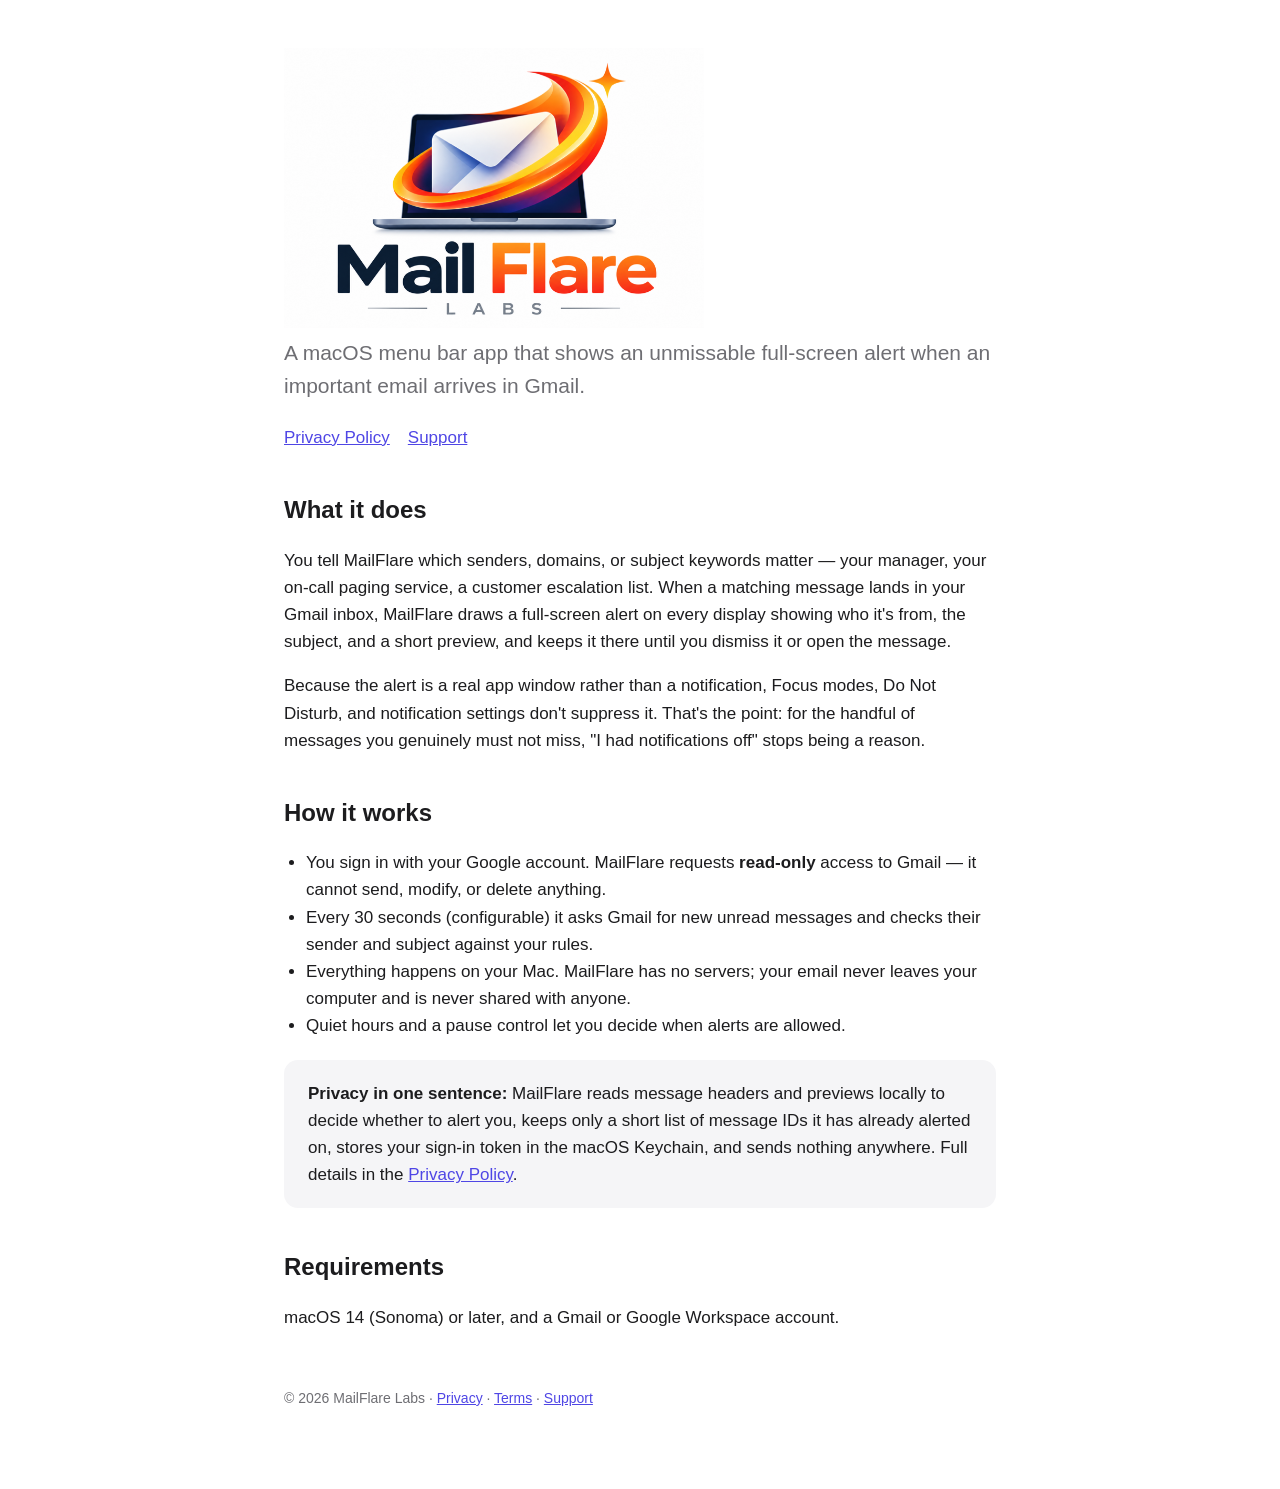
<file: index.html>
<!doctype html>
<html lang="en">
<head>
<meta charset="utf-8">
<meta name="viewport" content="width=device-width, initial-scale=1">
<title>MailFlare — unmissable alerts for the email that matters</title>
<meta name="description" content="MailFlare is a macOS menu bar app that shows a full-screen alert when an important Gmail message arrives — one that Focus modes and Do Not Disturb can't hide.">
<link rel="stylesheet" href="style.css">
</head>
<body>
<main>
<header>
  <img src="logo.png" alt="MailFlare Labs" style="width:min(100%,420px);height:auto;border-radius:0">
  <h1 class="visually-hidden">MailFlare</h1>
</header>
<p class="lede">A macOS menu bar app that shows an unmissable full-screen alert when an important email arrives in Gmail.</p>
<nav><a href="privacy.html">Privacy Policy</a><a href="support.html">Support</a></nav>

<h2>What it does</h2>
<p>You tell MailFlare which senders, domains, or subject keywords matter — your manager, your on-call paging service, a customer escalation list. When a matching message lands in your Gmail inbox, MailFlare draws a full-screen alert on every display showing who it's from, the subject, and a short preview, and keeps it there until you dismiss it or open the message.</p>
<p>Because the alert is a real app window rather than a notification, Focus modes, Do Not Disturb, and notification settings don't suppress it. That's the point: for the handful of messages you genuinely must not miss, "I had notifications off" stops being a reason.</p>

<h2>How it works</h2>
<ul>
  <li>You sign in with your Google account. MailFlare requests <strong>read-only</strong> access to Gmail — it cannot send, modify, or delete anything.</li>
  <li>Every 30 seconds (configurable) it asks Gmail for new unread messages and checks their sender and subject against your rules.</li>
  <li>Everything happens on your Mac. MailFlare has no servers; your email never leaves your computer and is never shared with anyone.</li>
  <li>Quiet hours and a pause control let you decide when alerts are allowed.</li>
</ul>

<div class="card">
  <strong>Privacy in one sentence:</strong> MailFlare reads message headers and previews locally to decide whether to alert you, keeps only a short list of message IDs it has already alerted on, stores your sign-in token in the macOS Keychain, and sends nothing anywhere. Full details in the <a href="privacy.html">Privacy Policy</a>.
</div>

<h2>Requirements</h2>
<p>macOS 14 (Sonoma) or later, and a Gmail or Google Workspace account.</p>

<footer>© 2026 MailFlare Labs · <a href="privacy.html">Privacy</a> · <a href="terms.html">Terms</a> · <a href="support.html">Support</a></footer>
</main>
</body>
</html>
</file>
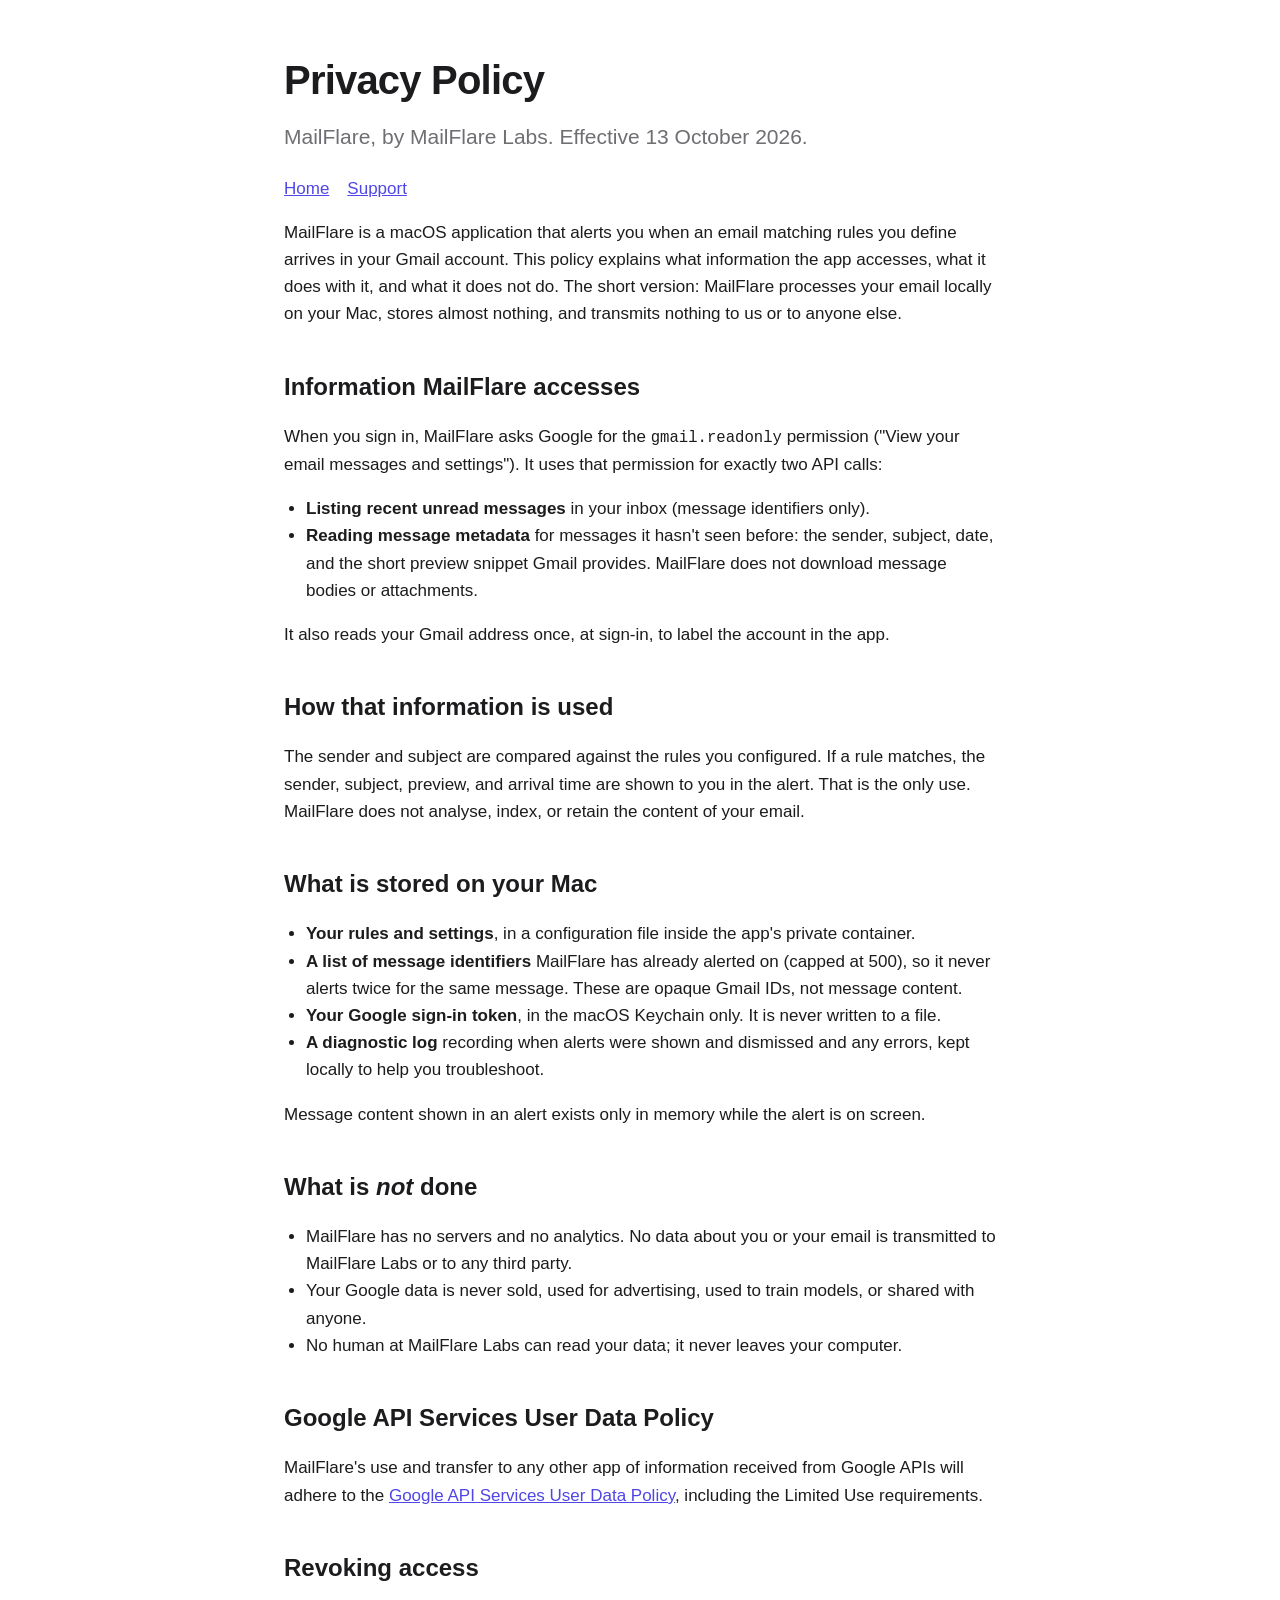
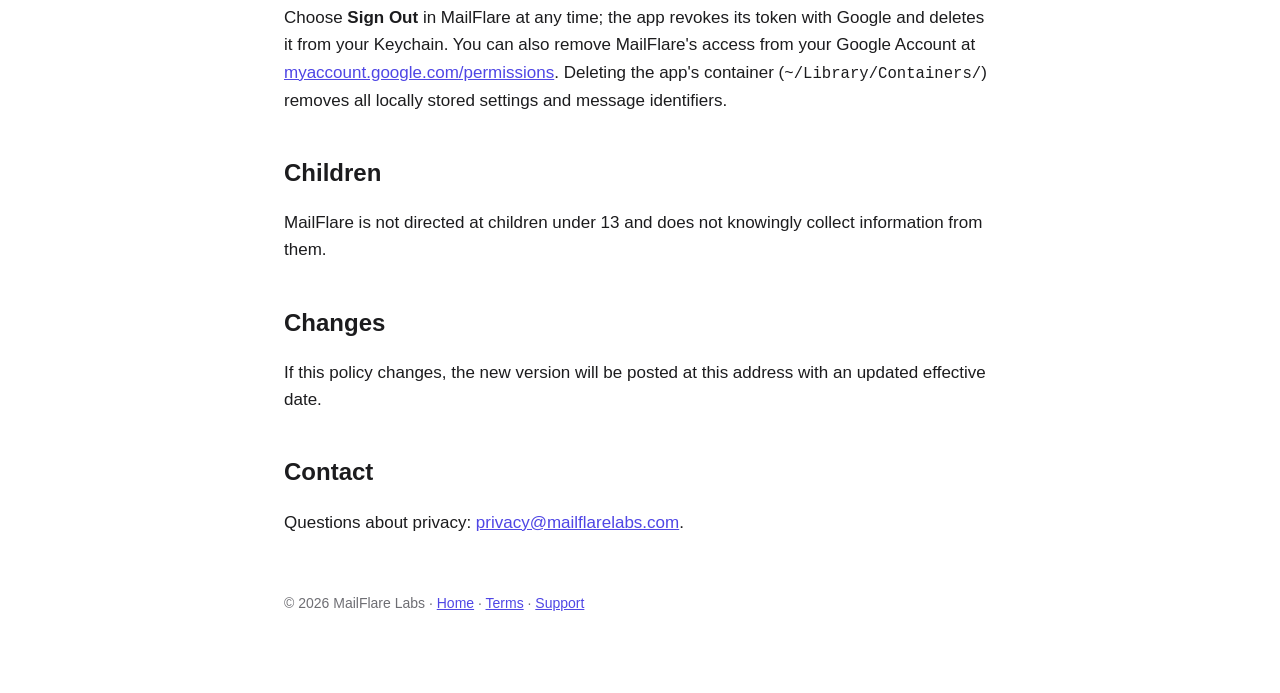
<file: privacy.html>
<!doctype html>
<html lang="en">
<head>
<meta charset="utf-8">
<meta name="viewport" content="width=device-width, initial-scale=1">
<title>MailFlare Privacy Policy</title>
<link rel="stylesheet" href="style.css">
</head>
<body>
<main>
<header><h1>Privacy Policy</h1></header>
<p class="lede">MailFlare, by MailFlare Labs. Effective 13 October 2026.</p>
<nav><a href="index.html">Home</a><a href="support.html">Support</a></nav>

<p>MailFlare is a macOS application that alerts you when an email matching rules you define arrives in your Gmail account. This policy explains what information the app accesses, what it does with it, and what it does not do. The short version: MailFlare processes your email locally on your Mac, stores almost nothing, and transmits nothing to us or to anyone else.</p>

<h2>Information MailFlare accesses</h2>
<p>When you sign in, MailFlare asks Google for the <code>gmail.readonly</code> permission ("View your email messages and settings"). It uses that permission for exactly two API calls:</p>
<ul>
  <li><strong>Listing recent unread messages</strong> in your inbox (message identifiers only).</li>
  <li><strong>Reading message metadata</strong> for messages it hasn't seen before: the sender, subject, date, and the short preview snippet Gmail provides. MailFlare does not download message bodies or attachments.</li>
</ul>
<p>It also reads your Gmail address once, at sign-in, to label the account in the app.</p>

<h2>How that information is used</h2>
<p>The sender and subject are compared against the rules you configured. If a rule matches, the sender, subject, preview, and arrival time are shown to you in the alert. That is the only use. MailFlare does not analyse, index, or retain the content of your email.</p>

<h2>What is stored on your Mac</h2>
<ul>
  <li><strong>Your rules and settings</strong>, in a configuration file inside the app's private container.</li>
  <li><strong>A list of message identifiers</strong> MailFlare has already alerted on (capped at 500), so it never alerts twice for the same message. These are opaque Gmail IDs, not message content.</li>
  <li><strong>Your Google sign-in token</strong>, in the macOS Keychain only. It is never written to a file.</li>
  <li><strong>A diagnostic log</strong> recording when alerts were shown and dismissed and any errors, kept locally to help you troubleshoot.</li>
</ul>
<p>Message content shown in an alert exists only in memory while the alert is on screen.</p>

<h2>What is <em>not</em> done</h2>
<ul>
  <li>MailFlare has no servers and no analytics. No data about you or your email is transmitted to MailFlare Labs or to any third party.</li>
  <li>Your Google data is never sold, used for advertising, used to train models, or shared with anyone.</li>
  <li>No human at MailFlare Labs can read your data; it never leaves your computer.</li>
</ul>

<h2>Google API Services User Data Policy</h2>
<p>MailFlare's use and transfer to any other app of information received from Google APIs will adhere to the <a href="https://developers.google.com/terms/api-services-user-data-policy">Google API Services User Data Policy</a>, including the Limited Use requirements.</p>

<h2>Revoking access</h2>
<p>Choose <strong>Sign Out</strong> in MailFlare at any time; the app revokes its token with Google and deletes it from your Keychain. You can also remove MailFlare's access from your Google Account at <a href="https://myaccount.google.com/permissions">myaccount.google.com/permissions</a>. Deleting the app's container (<code>~/Library/Containers/</code>) removes all locally stored settings and message identifiers.</p>

<h2>Children</h2>
<p>MailFlare is not directed at children under 13 and does not knowingly collect information from them.</p>

<h2>Changes</h2>
<p>If this policy changes, the new version will be posted at this address with an updated effective date.</p>

<h2>Contact</h2>
<p>Questions about privacy: <a href="mailto:privacy@mailflarelabs.com">privacy@mailflarelabs.com</a>.</p>

<footer>© 2026 MailFlare Labs · <a href="index.html">Home</a> · <a href="terms.html">Terms</a> · <a href="support.html">Support</a></footer>
</main>
</body>
</html>
</file>
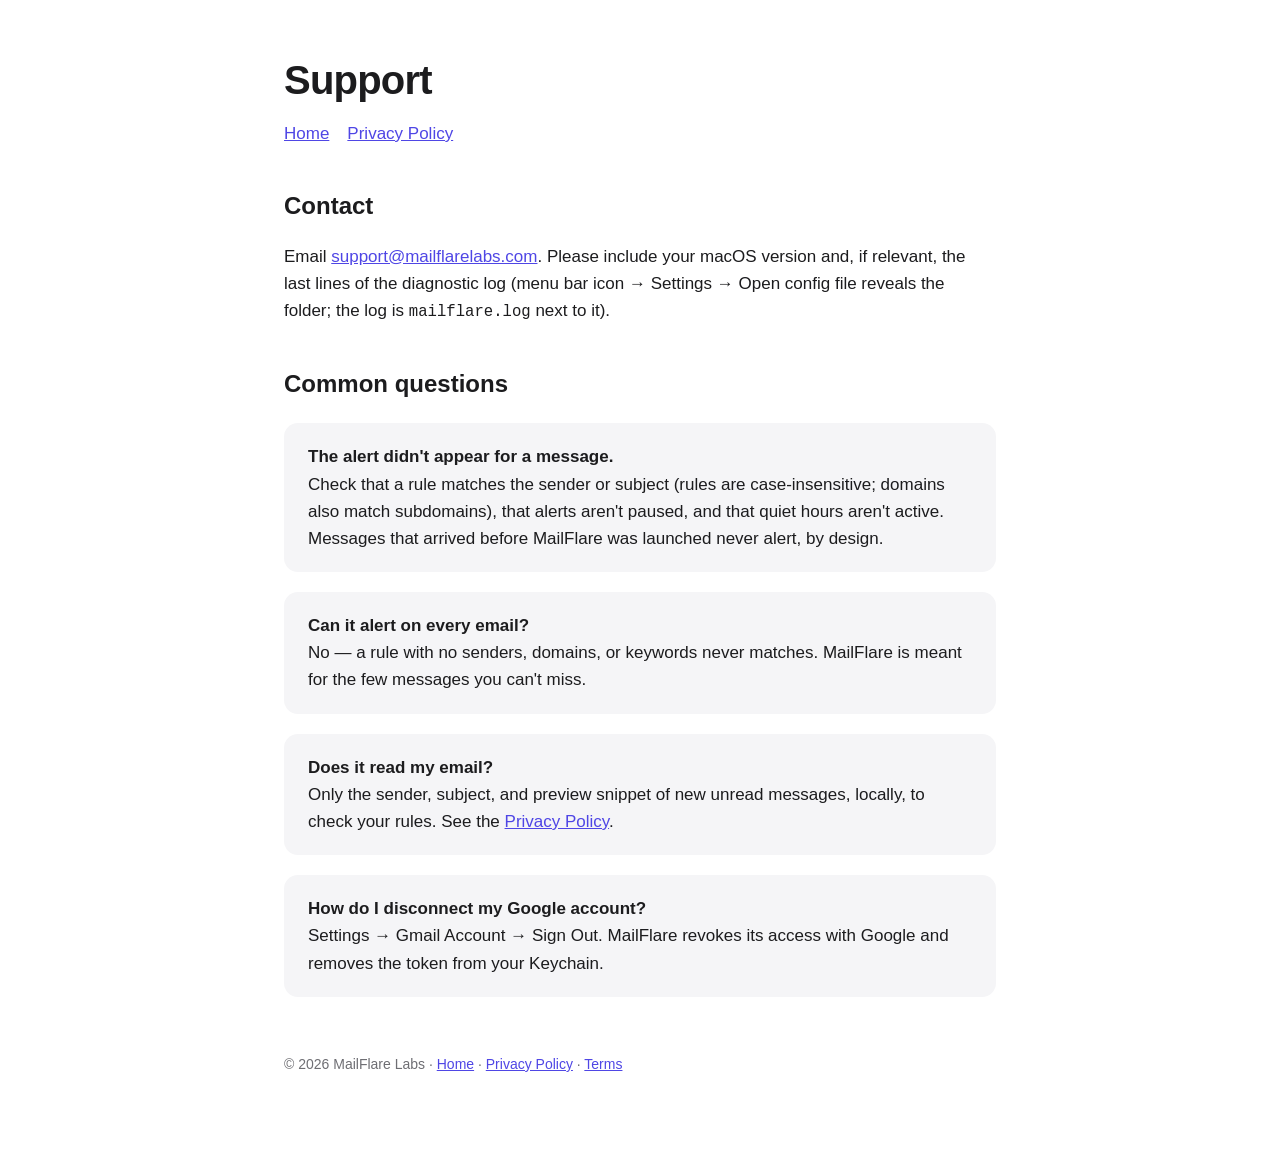
<file: support.html>
<!doctype html>
<html lang="en">
<head>
<meta charset="utf-8">
<meta name="viewport" content="width=device-width, initial-scale=1">
<title>MailFlare Support</title>
<link rel="stylesheet" href="style.css">
</head>
<body>
<main>
<header><h1>Support</h1></header>
<nav><a href="index.html">Home</a><a href="privacy.html">Privacy Policy</a></nav>

<h2>Contact</h2>
<p>Email <a href="mailto:support@mailflarelabs.com">support@mailflarelabs.com</a>. Please include your macOS version and, if relevant, the last lines of the diagnostic log (menu bar icon → Settings → Open config file reveals the folder; the log is <code>mailflare.log</code> next to it).</p>

<h2>Common questions</h2>
<div class="card"><strong>The alert didn't appear for a message.</strong><br>Check that a rule matches the sender or subject (rules are case-insensitive; domains also match subdomains), that alerts aren't paused, and that quiet hours aren't active. Messages that arrived before MailFlare was launched never alert, by design.</div>
<div class="card"><strong>Can it alert on every email?</strong><br>No — a rule with no senders, domains, or keywords never matches. MailFlare is meant for the few messages you can't miss.</div>
<div class="card"><strong>Does it read my email?</strong><br>Only the sender, subject, and preview snippet of new unread messages, locally, to check your rules. See the <a href="privacy.html">Privacy Policy</a>.</div>
<div class="card"><strong>How do I disconnect my Google account?</strong><br>Settings → Gmail Account → Sign Out. MailFlare revokes its access with Google and removes the token from your Keychain.</div>

<footer>© 2026 MailFlare Labs · <a href="index.html">Home</a> · <a href="privacy.html">Privacy Policy</a> · <a href="terms.html">Terms</a></footer>
</main>
</body>
</html>
</file>
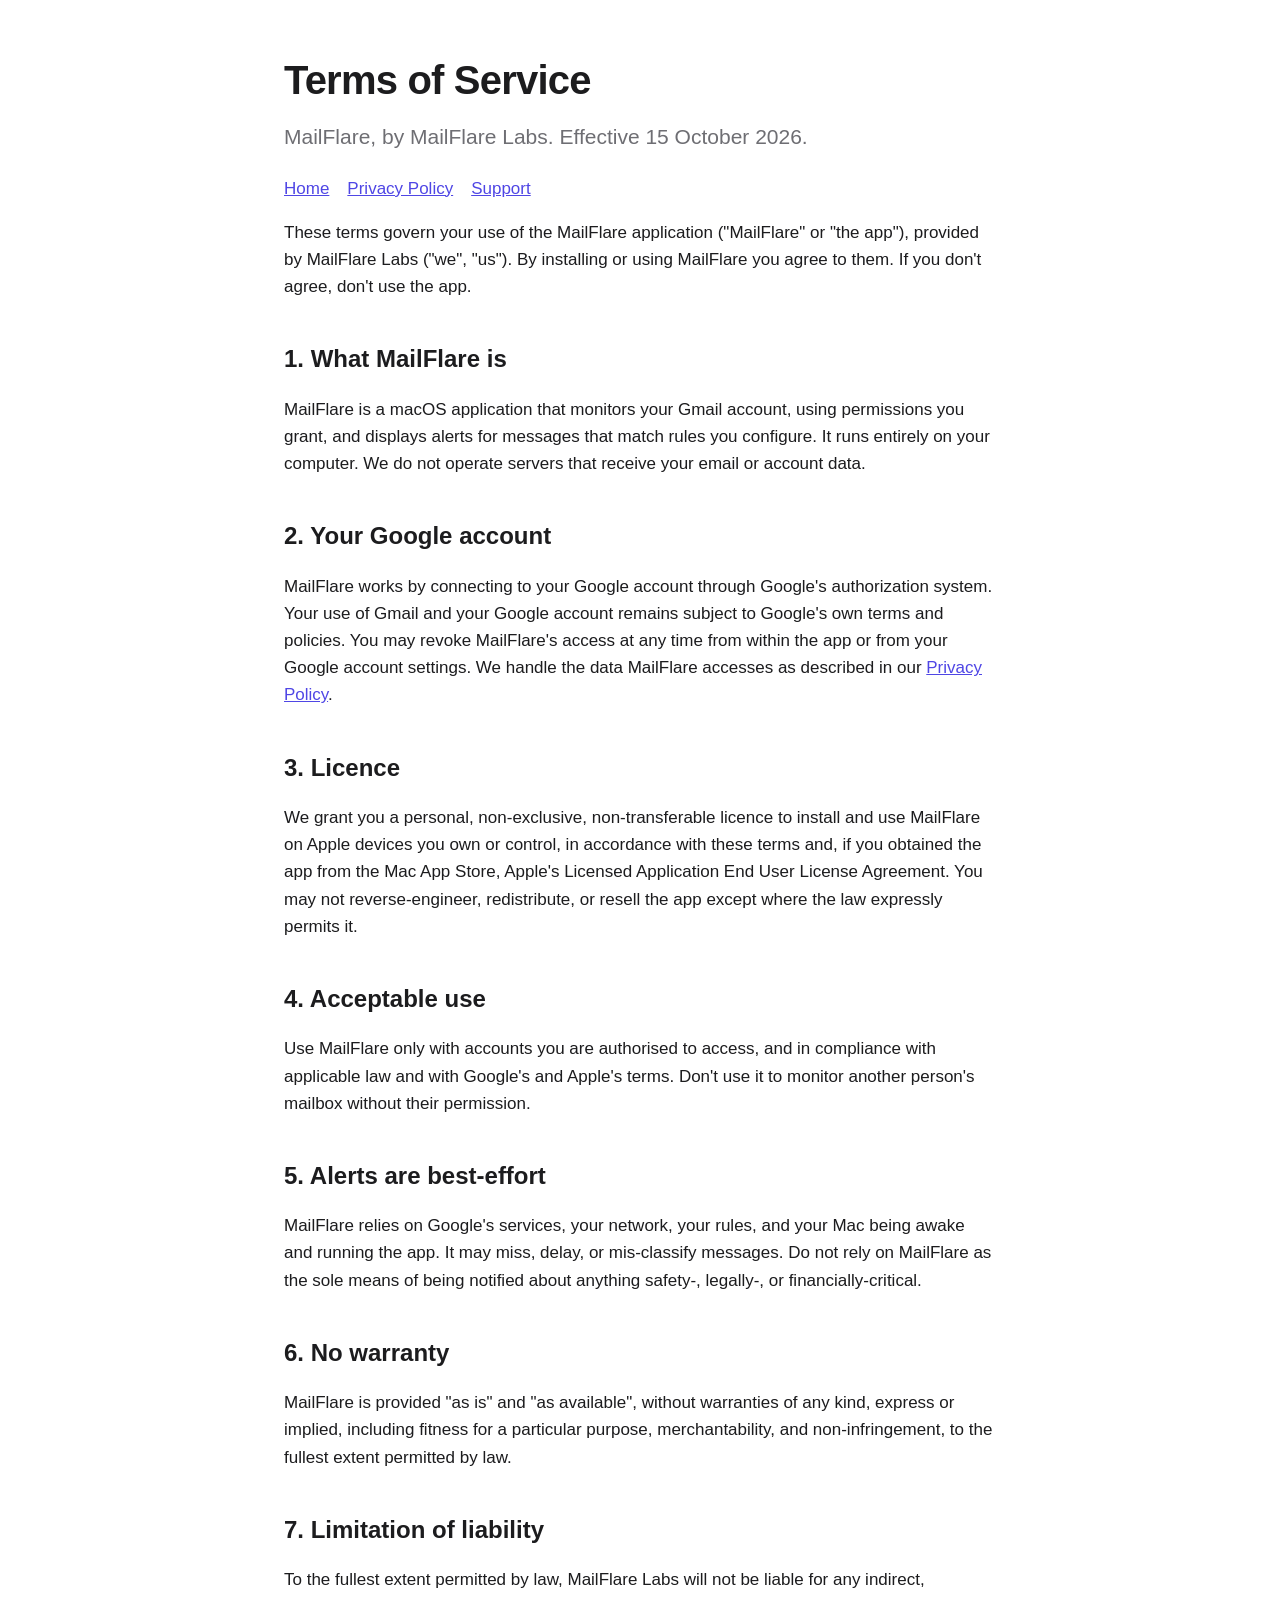
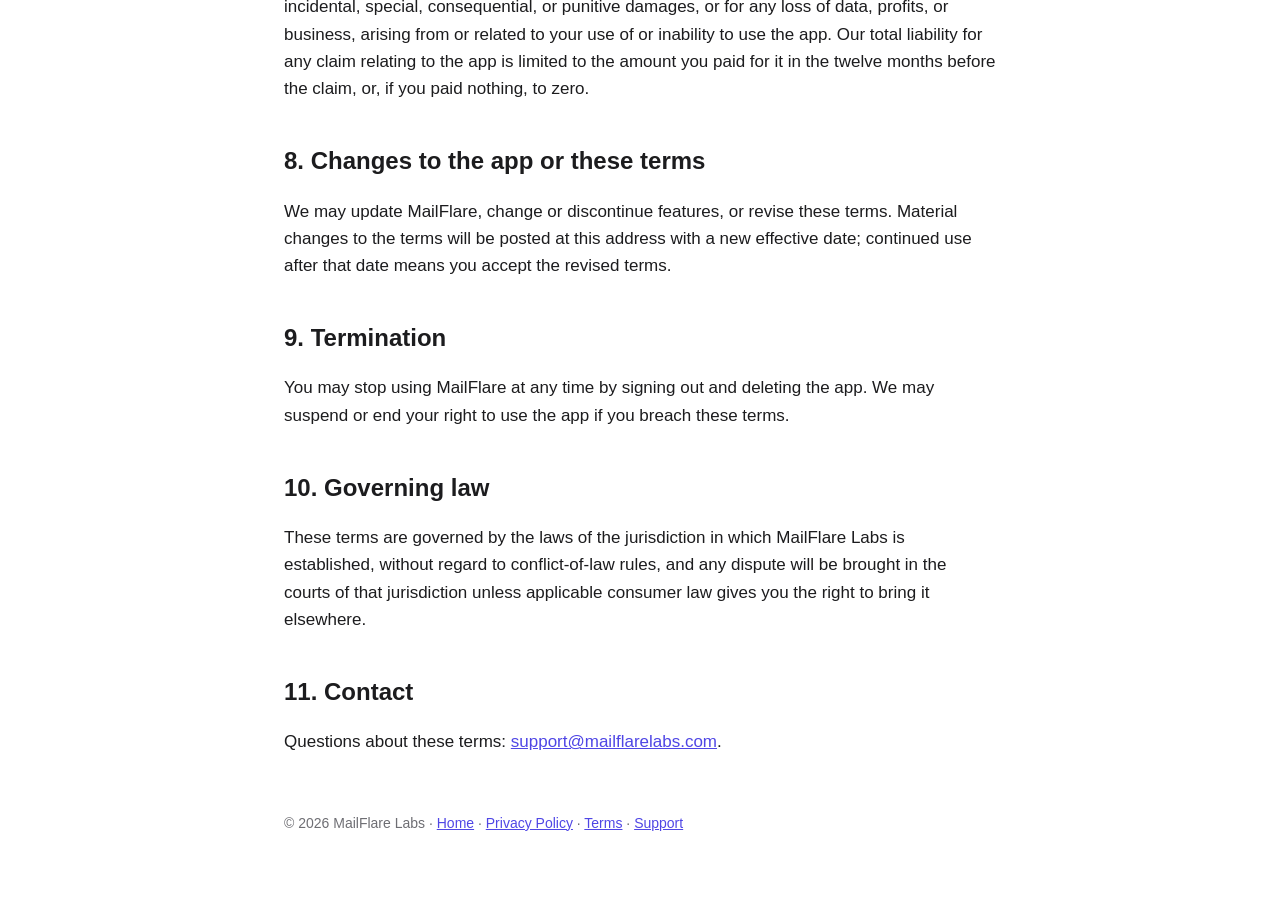
<file: terms.html>
<!doctype html>
<html lang="en">
<head>
<meta charset="utf-8">
<meta name="viewport" content="width=device-width, initial-scale=1">
<title>MailFlare Terms of Service</title>
<link rel="stylesheet" href="style.css">
</head>
<body>
<main>
<header><h1>Terms of Service</h1></header>
<p class="lede">MailFlare, by MailFlare Labs. Effective 15 October 2026.</p>
<nav><a href="index.html">Home</a><a href="privacy.html">Privacy Policy</a><a href="support.html">Support</a></nav>

<p>These terms govern your use of the MailFlare application ("MailFlare" or "the app"), provided by MailFlare Labs ("we", "us"). By installing or using MailFlare you agree to them. If you don't agree, don't use the app.</p>

<h2>1. What MailFlare is</h2>
<p>MailFlare is a macOS application that monitors your Gmail account, using permissions you grant, and displays alerts for messages that match rules you configure. It runs entirely on your computer. We do not operate servers that receive your email or account data.</p>

<h2>2. Your Google account</h2>
<p>MailFlare works by connecting to your Google account through Google's authorization system. Your use of Gmail and your Google account remains subject to Google's own terms and policies. You may revoke MailFlare's access at any time from within the app or from your Google account settings. We handle the data MailFlare accesses as described in our <a href="privacy.html">Privacy Policy</a>.</p>

<h2>3. Licence</h2>
<p>We grant you a personal, non-exclusive, non-transferable licence to install and use MailFlare on Apple devices you own or control, in accordance with these terms and, if you obtained the app from the Mac App Store, Apple's Licensed Application End User License Agreement. You may not reverse-engineer, redistribute, or resell the app except where the law expressly permits it.</p>

<h2>4. Acceptable use</h2>
<p>Use MailFlare only with accounts you are authorised to access, and in compliance with applicable law and with Google's and Apple's terms. Don't use it to monitor another person's mailbox without their permission.</p>

<h2>5. Alerts are best-effort</h2>
<p>MailFlare relies on Google's services, your network, your rules, and your Mac being awake and running the app. It may miss, delay, or mis-classify messages. Do not rely on MailFlare as the sole means of being notified about anything safety-, legally-, or financially-critical.</p>

<h2>6. No warranty</h2>
<p>MailFlare is provided "as is" and "as available", without warranties of any kind, express or implied, including fitness for a particular purpose, merchantability, and non-infringement, to the fullest extent permitted by law.</p>

<h2>7. Limitation of liability</h2>
<p>To the fullest extent permitted by law, MailFlare Labs will not be liable for any indirect, incidental, special, consequential, or punitive damages, or for any loss of data, profits, or business, arising from or related to your use of or inability to use the app. Our total liability for any claim relating to the app is limited to the amount you paid for it in the twelve months before the claim, or, if you paid nothing, to zero.</p>

<h2>8. Changes to the app or these terms</h2>
<p>We may update MailFlare, change or discontinue features, or revise these terms. Material changes to the terms will be posted at this address with a new effective date; continued use after that date means you accept the revised terms.</p>

<h2>9. Termination</h2>
<p>You may stop using MailFlare at any time by signing out and deleting the app. We may suspend or end your right to use the app if you breach these terms.</p>

<h2>10. Governing law</h2>
<p>These terms are governed by the laws of the jurisdiction in which MailFlare Labs is established, without regard to conflict-of-law rules, and any dispute will be brought in the courts of that jurisdiction unless applicable consumer law gives you the right to bring it elsewhere.</p>

<h2>11. Contact</h2>
<p>Questions about these terms: <a href="mailto:support@mailflarelabs.com">support@mailflarelabs.com</a>.</p>

<footer>© 2026 MailFlare Labs · <a href="index.html">Home</a> · <a href="privacy.html">Privacy Policy</a> · <a href="terms.html">Terms</a> · <a href="support.html">Support</a></footer>
</main>
</body>
</html>
</file>
<file: style.css>
:root { color-scheme: light dark; --fg: #1c1c1e; --muted: #6e6e73; --accent: #4f46e5; --bg: #ffffff; --card: #f5f5f7; }
@media (prefers-color-scheme: dark) { :root { --fg: #f5f5f7; --muted: #a1a1a6; --accent: #a5b4fc; --bg: #0b0b0f; --card: #1c1c22; } }
* { box-sizing: border-box; }
body { margin: 0; font: 17px/1.6 -apple-system, BlinkMacSystemFont, "Helvetica Neue", Helvetica, Arial, sans-serif; color: var(--fg); background: var(--bg); }
main { max-width: 760px; margin: 0 auto; padding: 48px 24px 80px; }
header { display: flex; align-items: center; gap: 14px; margin-bottom: 8px; }
header img { width: 56px; height: 56px; border-radius: 13px; }
h1 { font-size: 40px; margin: 0; letter-spacing: -0.02em; }
h2 { font-size: 24px; margin: 40px 0 12px; }
p.lede { font-size: 21px; color: var(--muted); margin-top: 6px; }
a { color: var(--accent); }
nav a { margin-right: 18px; }
.card { background: var(--card); border-radius: 14px; padding: 20px 24px; margin: 20px 0; }
ul { padding-left: 22px; }
footer { margin-top: 56px; color: var(--muted); font-size: 14px; }
code { font-family: ui-monospace, SFMono-Regular, Menlo, monospace; font-size: 0.92em; }
.visually-hidden { position: absolute; width: 1px; height: 1px; overflow: hidden; clip: rect(0 0 0 0); }
</file>
